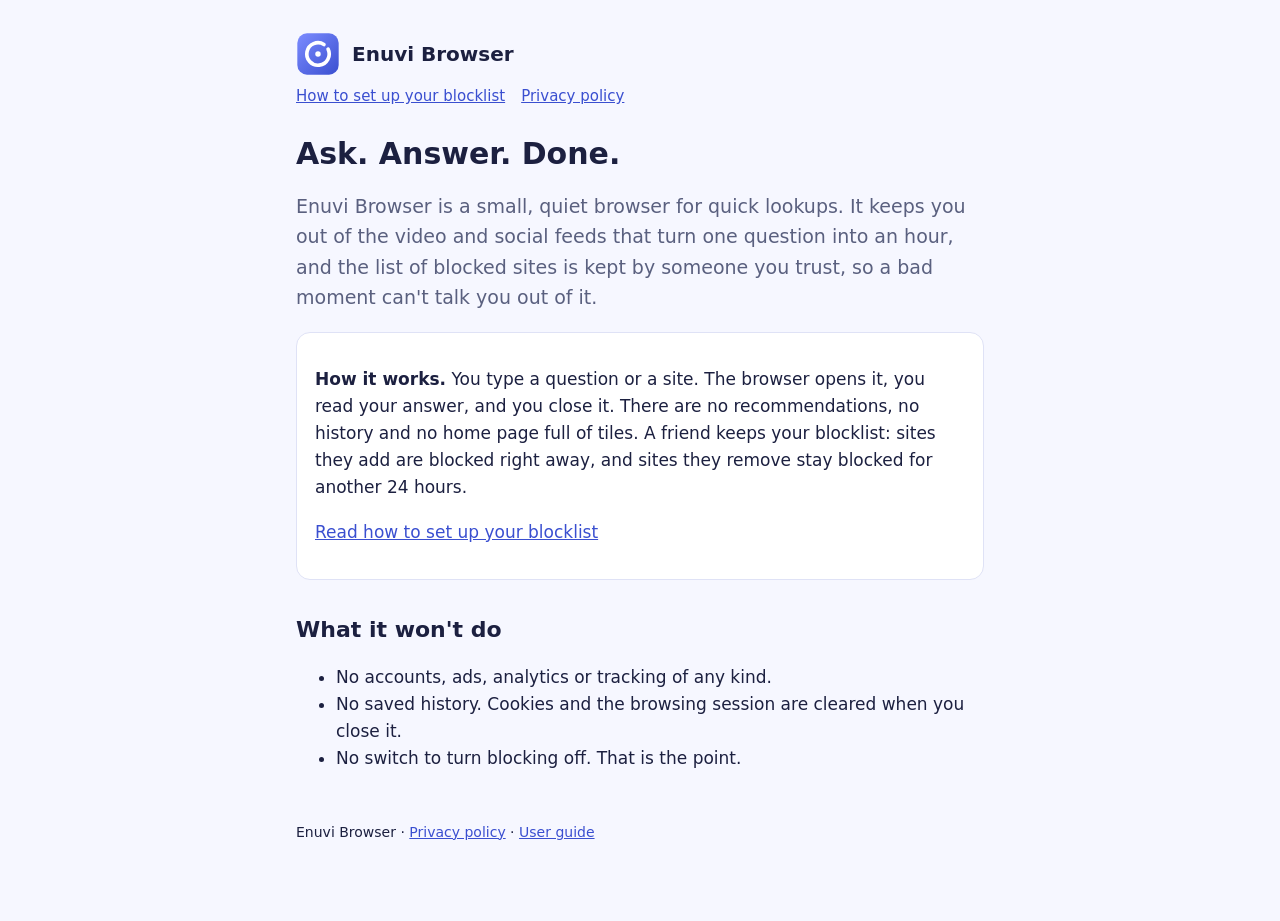
<file: index.html>
<!doctype html>
<html lang="en">
<head>
<meta charset="utf-8">
<meta name="viewport" content="width=device-width, initial-scale=1">
<title>Enuvi Browser</title>
<meta name="description" content="A quiet browser for quick lookups, with a blocklist a friend keeps for you.">
<link rel="stylesheet" href="style.css">
</head>
<body>
<main>
  <header class="site">
    <svg viewBox="0 0 100 100" role="img" aria-label="Enuvi Browser logo">
      <defs><linearGradient id="g" x1="0" y1="0" x2="1" y2="1"><stop offset="0" stop-color="#7C8CFF"/><stop offset="1" stop-color="#3A4FD0"/></linearGradient></defs>
      <rect x="3" y="3" width="94" height="94" rx="22" fill="url(#g)"/>
      <path d="M72.92,38.82A25.5,25.5 0 1 1 63.51,28.37" fill="none" stroke="#fff" stroke-width="8.3" stroke-linecap="round"/>
      <circle cx="50" cy="50" r="6.2" fill="#fff"/>
    </svg>
    <a href="index.html">Enuvi Browser</a>
  </header>
  <nav><a href="guide.html">How to set up your blocklist</a><a href="privacy.html">Privacy policy</a></nav>

  <h1>Ask. Answer. Done.</h1>
  <p class="lead">Enuvi Browser is a small, quiet browser for quick lookups. It keeps you out of the video and social
  feeds that turn one question into an hour, and the list of blocked sites is kept by someone you trust, so a bad moment
  can't talk you out of it.</p>

  <div class="card">
    <p><strong>How it works.</strong> You type a question or a site. The browser opens it, you read your answer, and you
    close it. There are no recommendations, no history and no home page full of tiles. A friend keeps your blocklist: sites
    they add are blocked right away, and sites they remove stay blocked for another 24 hours.</p>
    <p><a href="guide.html">Read how to set up your blocklist</a></p>
  </div>

  <h2>What it won't do</h2>
  <ul>
    <li>No accounts, ads, analytics or tracking of any kind.</li>
    <li>No saved history. Cookies and the browsing session are cleared when you close it.</li>
    <li>No switch to turn blocking off. That is the point.</li>
  </ul>

  <footer>
    <p>Enuvi Browser &middot; <a href="privacy.html">Privacy policy</a> &middot; <a href="guide.html">User guide</a></p>
  </footer>
</main>
</body>
</html>
</file>
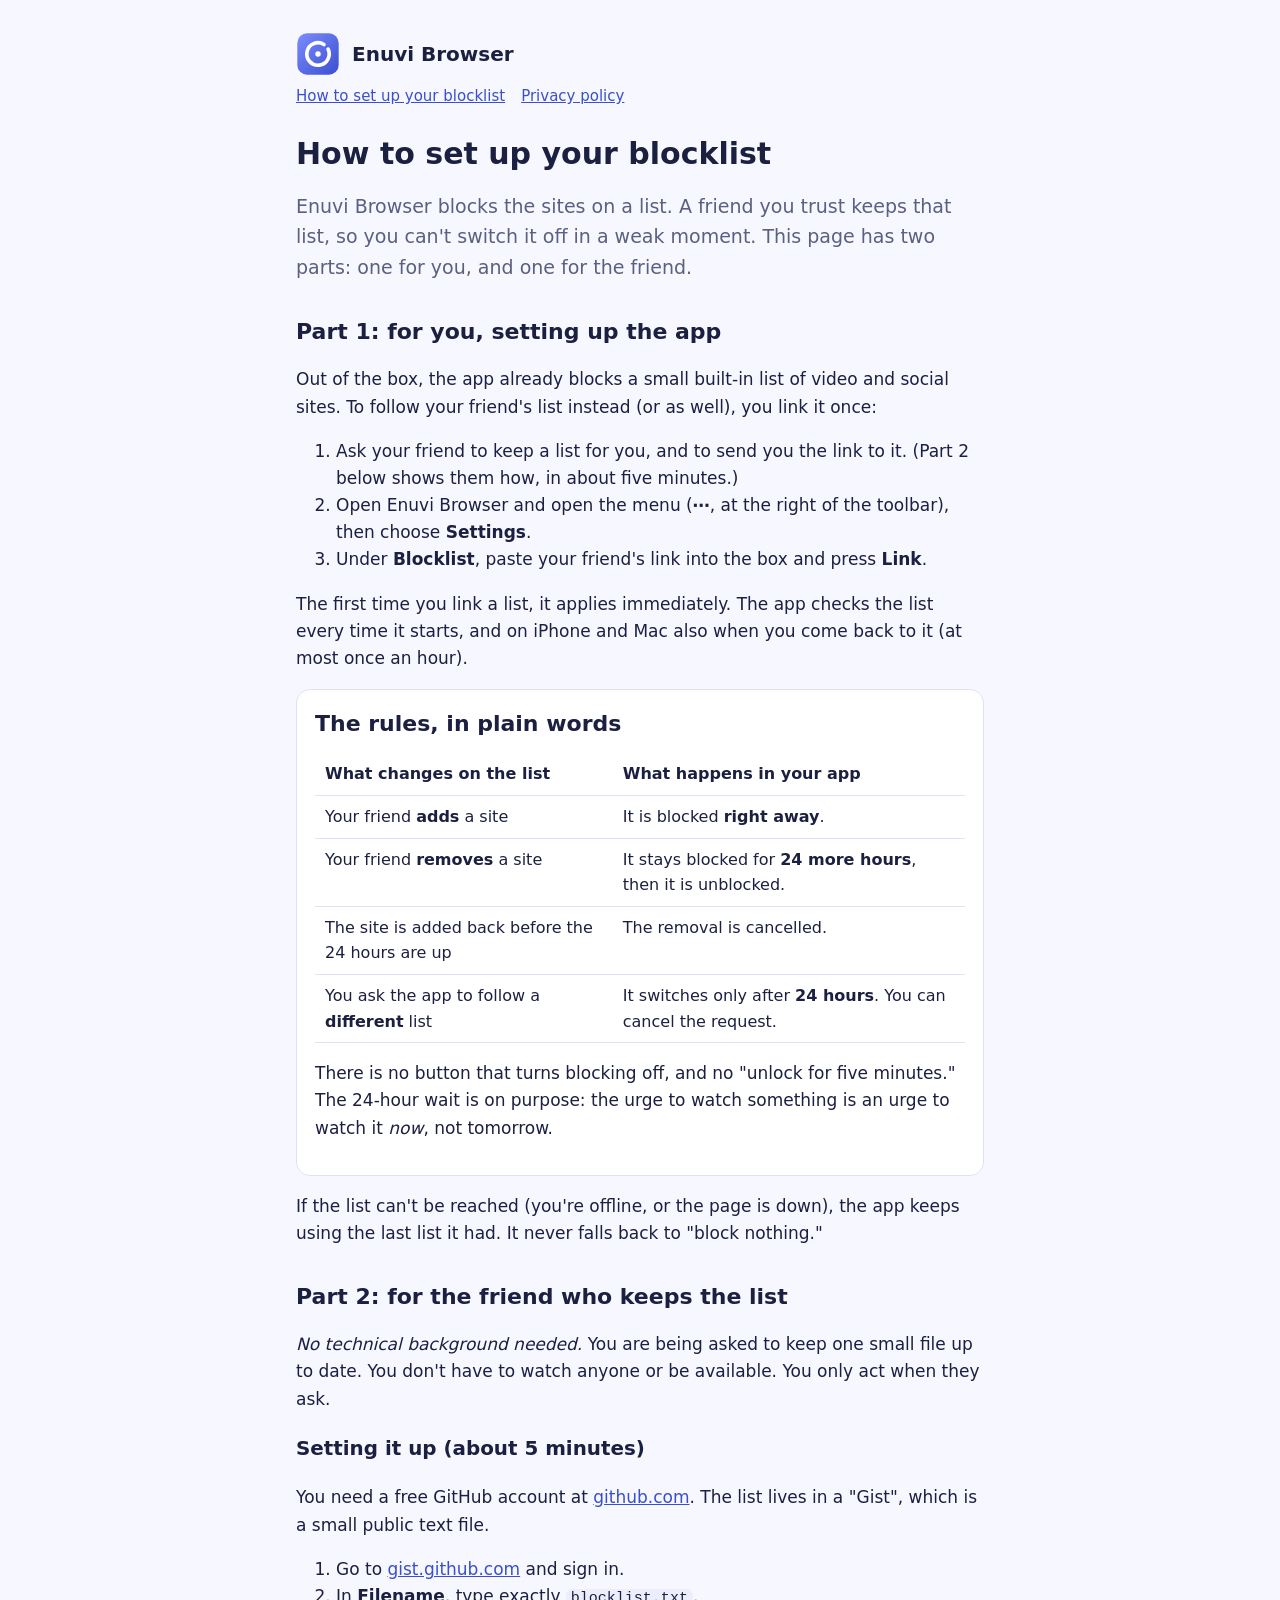
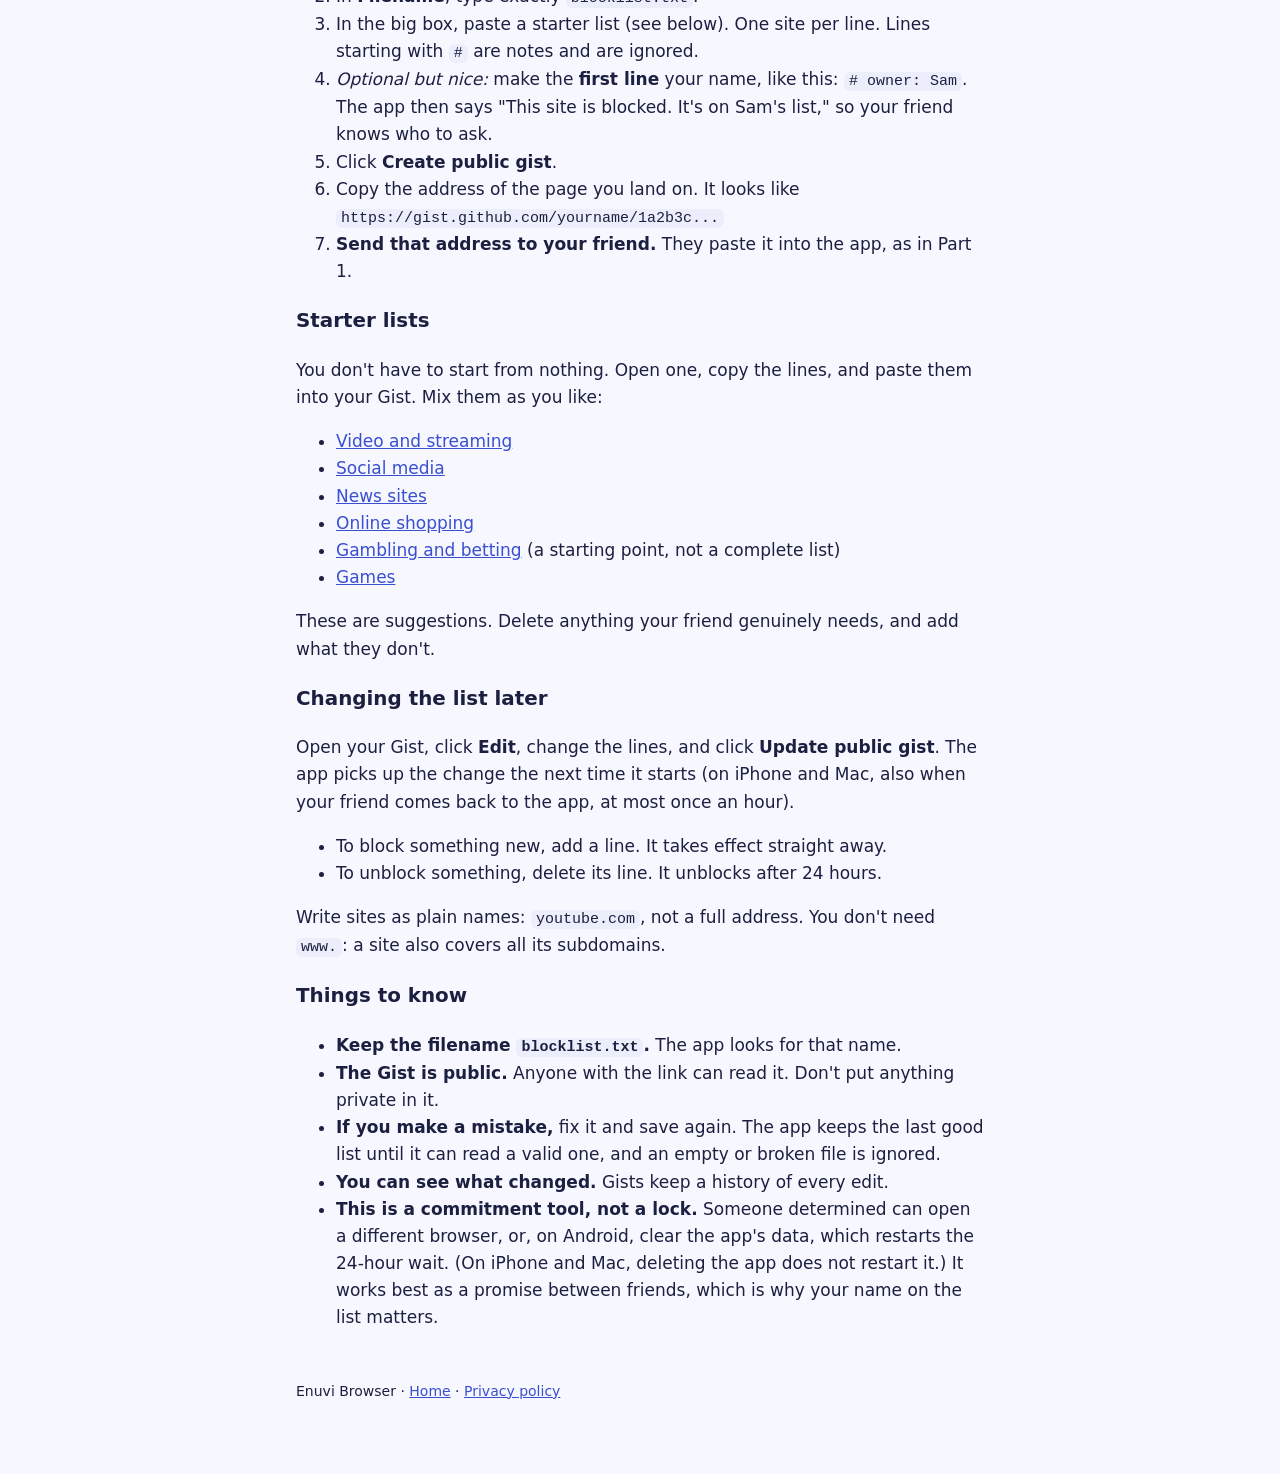
<file: guide.html>
<!doctype html>
<html lang="en">
<head>
<meta charset="utf-8">
<meta name="viewport" content="width=device-width, initial-scale=1">
<title>How to set up your blocklist - Enuvi Browser</title>
<meta name="description" content="How to set up the blocklist in Enuvi Browser: what it is, how a friend keeps it, and how to link it.">
<link rel="stylesheet" href="style.css">
</head>
<body>
<main>
  <header class="site">
    <svg viewBox="0 0 100 100" role="img" aria-label="Enuvi Browser logo">
      <defs><linearGradient id="g" x1="0" y1="0" x2="1" y2="1"><stop offset="0" stop-color="#7C8CFF"/><stop offset="1" stop-color="#3A4FD0"/></linearGradient></defs>
      <rect x="3" y="3" width="94" height="94" rx="22" fill="url(#g)"/>
      <path d="M72.92,38.82A25.5,25.5 0 1 1 63.51,28.37" fill="none" stroke="#fff" stroke-width="8.3" stroke-linecap="round"/>
      <circle cx="50" cy="50" r="6.2" fill="#fff"/>
    </svg>
    <a href="index.html">Enuvi Browser</a>
  </header>
  <nav><a href="guide.html">How to set up your blocklist</a><a href="privacy.html">Privacy policy</a></nav>

  <h1>How to set up your blocklist</h1>
  <p class="lead">Enuvi Browser blocks the sites on a list. A friend you trust keeps that list, so you can't switch it off in a weak moment.
  This page has two parts: one for you, and one for the friend.</p>

  <h2>Part 1: for you, setting up the app</h2>
  <p>Out of the box, the app already blocks a small built-in list of video and social sites. To follow your friend's list instead
  (or as well), you link it once:</p>
  <ol>
    <li>Ask your friend to keep a list for you, and to send you the link to it. (Part 2 below shows them how, in about five minutes.)</li>
    <li>Open Enuvi Browser and open the menu (<strong>&#8943;</strong>, at the right of the toolbar), then choose <strong>Settings</strong>.</li>
    <li>Under <strong>Blocklist</strong>, paste your friend's link into the box and press <strong>Link</strong>.</li>
  </ol>
  <p>The first time you link a list, it applies immediately. The app checks the list every time it starts, and on iPhone and Mac also when you come back to it (at most once an hour).</p>

  <div class="card">
    <h2 style="margin-top:0">The rules, in plain words</h2>
    <table>
      <tr><th>What changes on the list</th><th>What happens in your app</th></tr>
      <tr><td>Your friend <strong>adds</strong> a site</td><td>It is blocked <strong>right away</strong>.</td></tr>
      <tr><td>Your friend <strong>removes</strong> a site</td><td>It stays blocked for <strong>24 more hours</strong>, then it is unblocked.</td></tr>
      <tr><td>The site is added back before the 24 hours are up</td><td>The removal is cancelled.</td></tr>
      <tr><td>You ask the app to follow a <strong>different</strong> list</td><td>It switches only after <strong>24 hours</strong>. You can cancel the request.</td></tr>
    </table>
    <p>There is no button that turns blocking off, and no "unlock for five minutes." The 24-hour wait is on purpose: the urge to
    watch something is an urge to watch it <em>now</em>, not tomorrow.</p>
  </div>

  <p>If the list can't be reached (you're offline, or the page is down), the app keeps using the last list it had. It never falls
  back to "block nothing."</p>

  <h2>Part 2: for the friend who keeps the list</h2>
  <p><em>No technical background needed.</em> You are being asked to keep one small file up to date. You don't have to watch anyone
  or be available. You only act when they ask.</p>

  <h3>Setting it up (about 5 minutes)</h3>
  <p>You need a free GitHub account at <a href="https://github.com">github.com</a>. The list lives in a "Gist", which is a small public text file.</p>
  <ol>
    <li>Go to <a href="https://gist.github.com">gist.github.com</a> and sign in.</li>
    <li>In <strong>Filename</strong>, type exactly <code>blocklist.txt</code>.</li>
    <li>In the big box, paste a starter list (see below). One site per line. Lines starting with <code>#</code> are notes and are ignored.</li>
    <li><em>Optional but nice:</em> make the <strong>first line</strong> your name, like this: <code># owner: Sam</code>. The app then says
    "This site is blocked. It's on Sam's list," so your friend knows who to ask.</li>
    <li>Click <strong>Create public gist</strong>.</li>
    <li>Copy the address of the page you land on. It looks like <code>https://gist.github.com/yourname/1a2b3c...</code></li>
    <li><strong>Send that address to your friend.</strong> They paste it into the app, as in Part 1.</li>
  </ol>

  <h3>Starter lists</h3>
  <p>You don't have to start from nothing. Open one, copy the lines, and paste them into your Gist. Mix them as you like:</p>
  <ul>
    <li><a href="starter-lists/video.txt">Video and streaming</a></li>
    <li><a href="starter-lists/social.txt">Social media</a></li>
    <li><a href="starter-lists/news.txt">News sites</a></li>
    <li><a href="starter-lists/shopping.txt">Online shopping</a></li>
    <li><a href="starter-lists/gambling.txt">Gambling and betting</a> (a starting point, not a complete list)</li>
    <li><a href="starter-lists/games.txt">Games</a></li>
  </ul>
  <p>These are suggestions. Delete anything your friend genuinely needs, and add what they don't.</p>

  <h3>Changing the list later</h3>
  <p>Open your Gist, click <strong>Edit</strong>, change the lines, and click <strong>Update public gist</strong>. The app picks up the change the next time it starts (on iPhone and Mac, also when your friend comes back to the app, at most once an hour).</p>
  <ul>
    <li>To block something new, add a line. It takes effect straight away.</li>
    <li>To unblock something, delete its line. It unblocks after 24 hours.</li>
  </ul>
  <p>Write sites as plain names: <code>youtube.com</code>, not a full address. You don't need <code>www.</code>: a site also covers all its subdomains.</p>

  <h3>Things to know</h3>
  <ul>
    <li><strong>Keep the filename <code>blocklist.txt</code>.</strong> The app looks for that name.</li>
    <li><strong>The Gist is public.</strong> Anyone with the link can read it. Don't put anything private in it.</li>
    <li><strong>If you make a mistake,</strong> fix it and save again. The app keeps the last good list until it can read a valid one, and an empty or broken file is ignored.</li>
    <li><strong>You can see what changed.</strong> Gists keep a history of every edit.</li>
    <li><strong>This is a commitment tool, not a lock.</strong> Someone determined can open a different browser, or, on Android, clear the app's data, which restarts the 24-hour wait. (On iPhone and Mac, deleting the app does not restart it.) It works best as a promise between friends, which is why your name on the list matters.</li>
  </ul>

  <footer>
    <p>Enuvi Browser &middot; <a href="index.html">Home</a> &middot; <a href="privacy.html">Privacy policy</a></p>
  </footer>
</main>
</body>
</html>
</file>
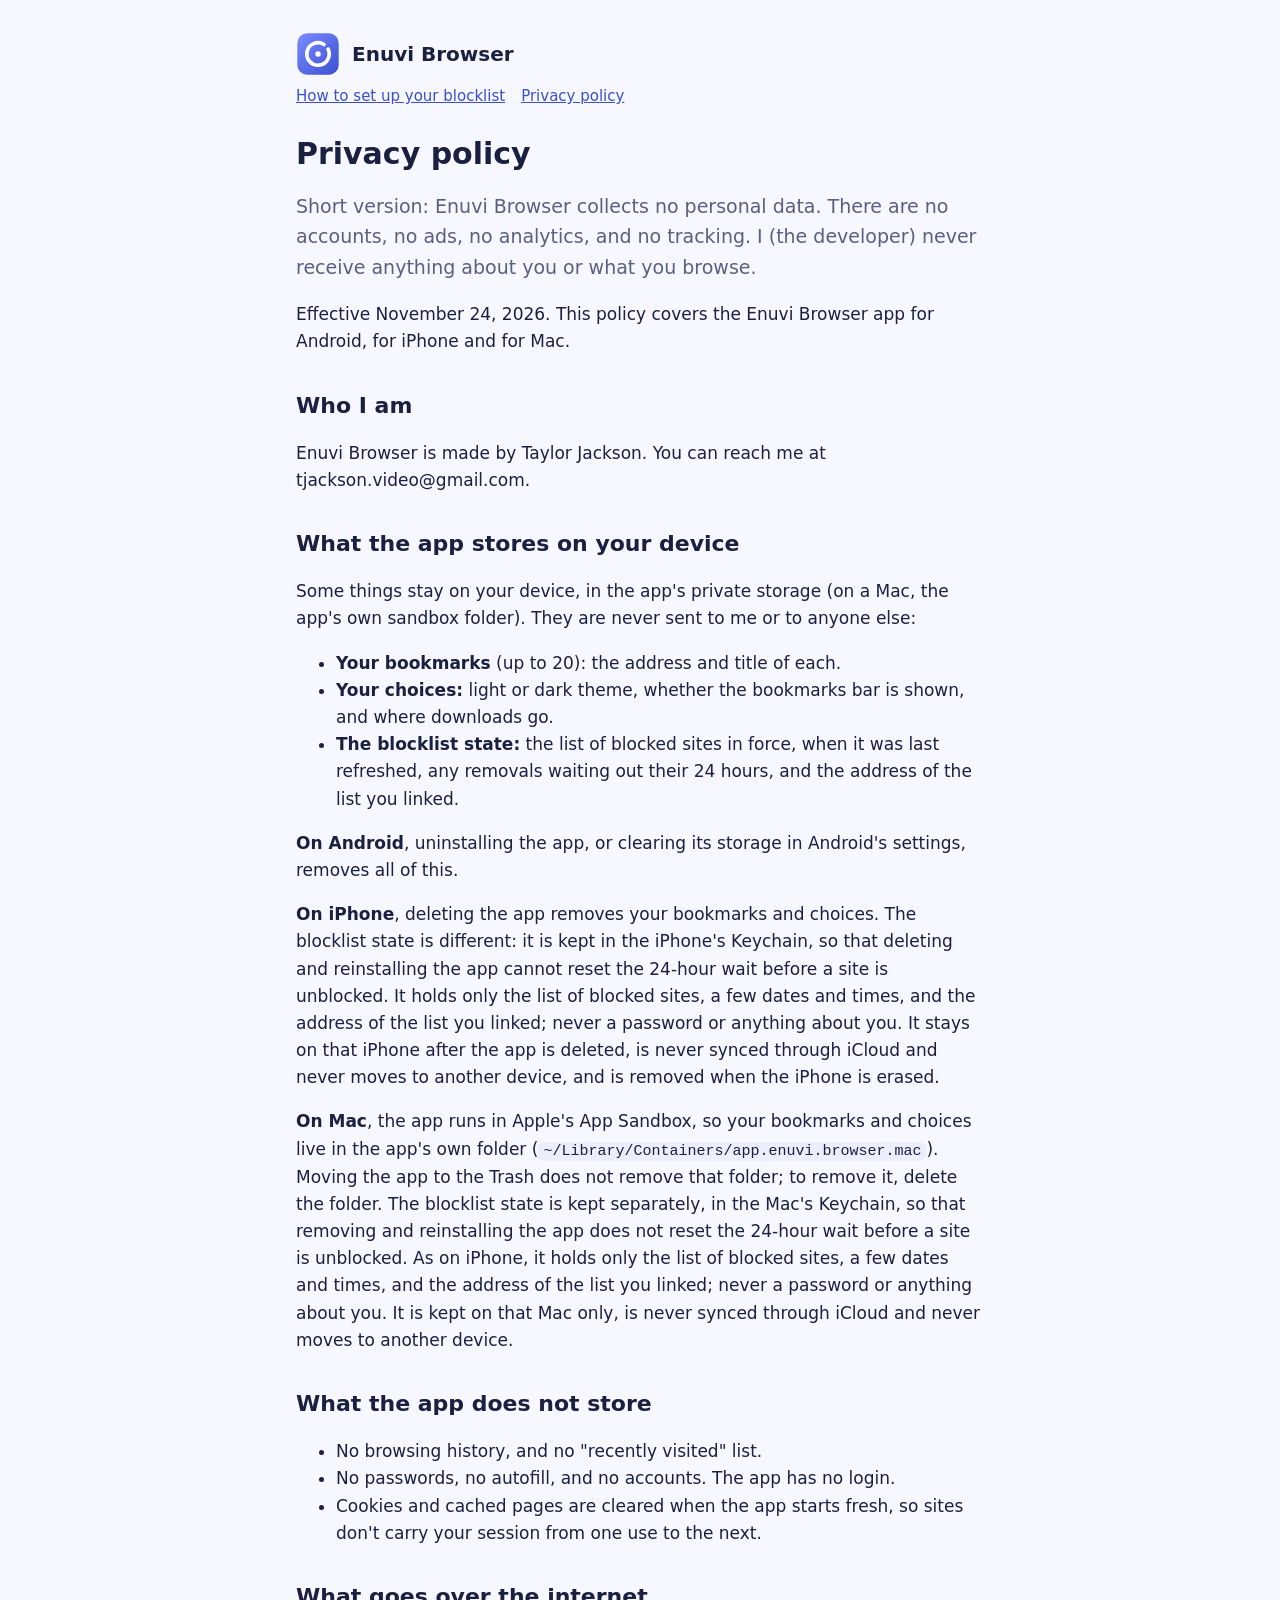
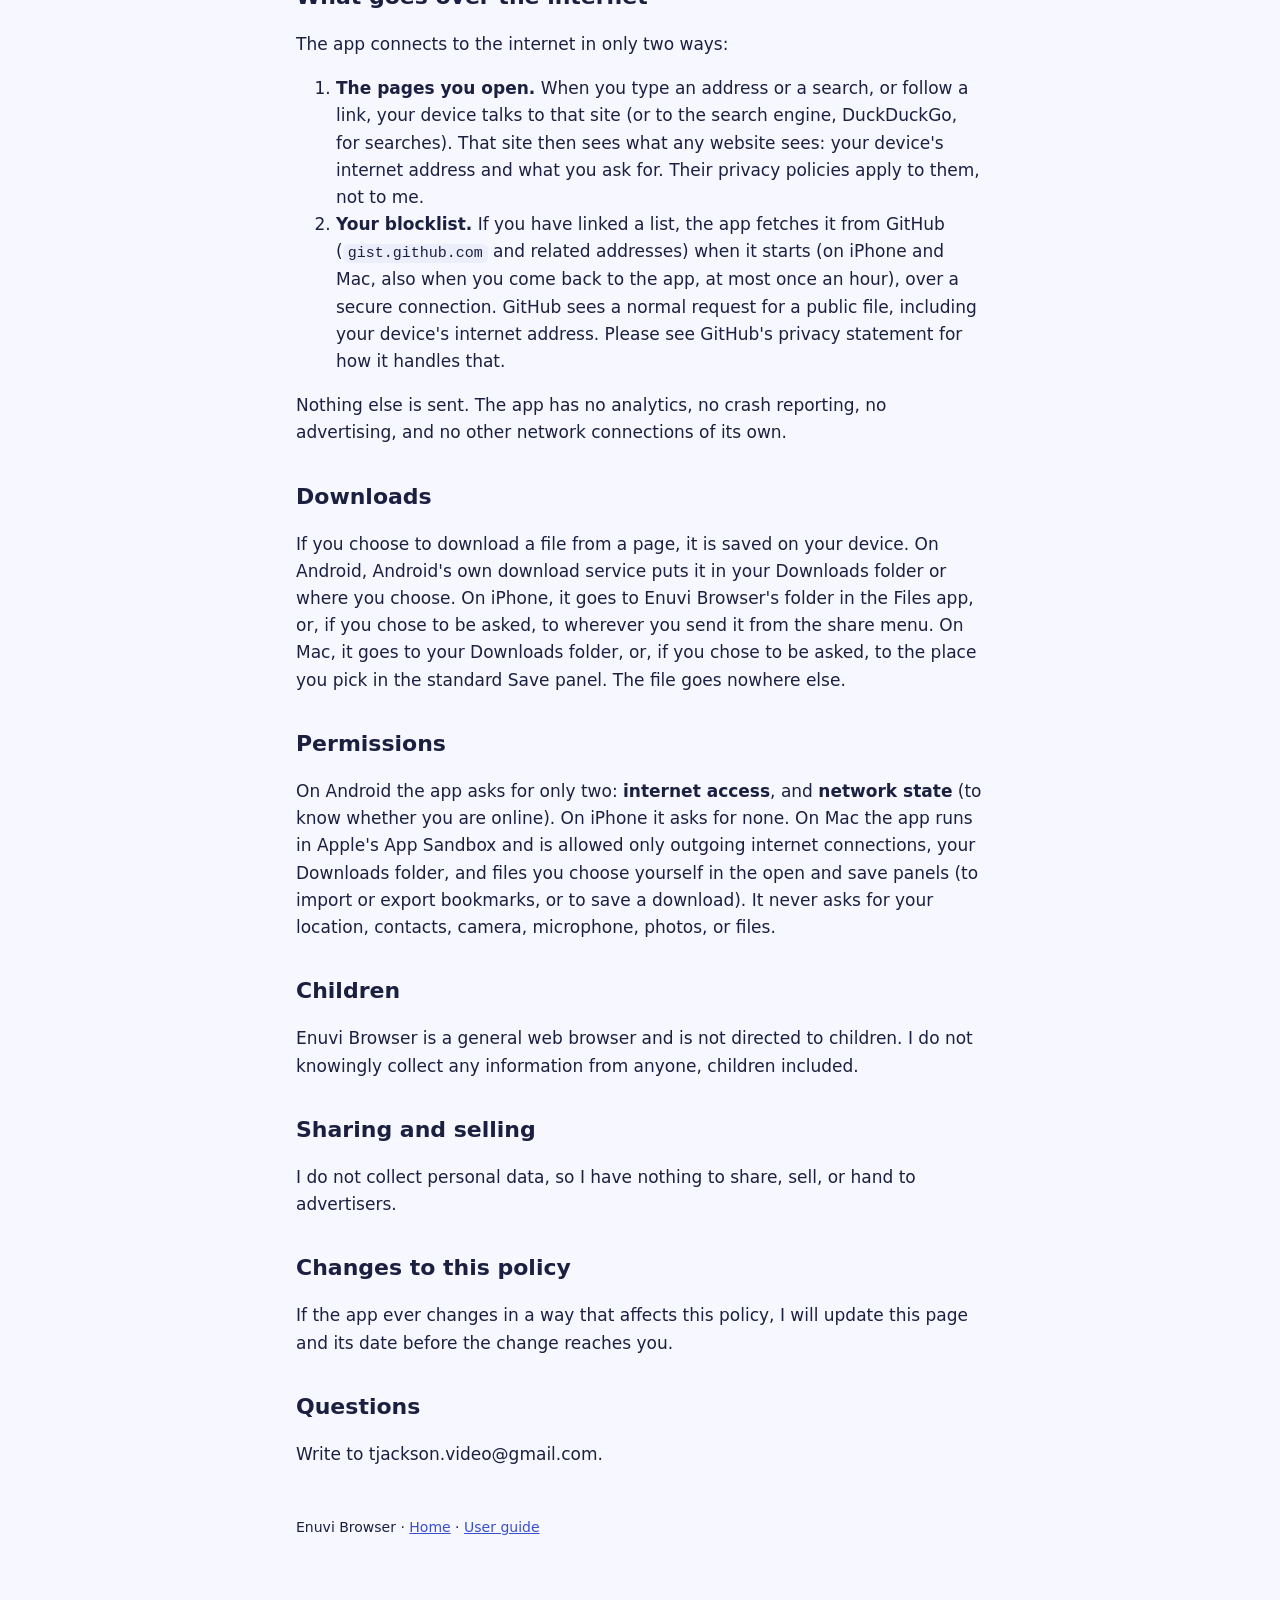
<file: privacy.html>
<!doctype html>
<html lang="en">
<head>
<meta charset="utf-8">
<meta name="viewport" content="width=device-width, initial-scale=1">
<title>Privacy policy - Enuvi Browser</title>
<meta name="description" content="Enuvi Browser's privacy policy: the app collects no personal data.">
<link rel="stylesheet" href="style.css">
</head>
<body>
<main>
  <header class="site">
    <svg viewBox="0 0 100 100" role="img" aria-label="Enuvi Browser logo">
      <defs><linearGradient id="g" x1="0" y1="0" x2="1" y2="1"><stop offset="0" stop-color="#7C8CFF"/><stop offset="1" stop-color="#3A4FD0"/></linearGradient></defs>
      <rect x="3" y="3" width="94" height="94" rx="22" fill="url(#g)"/>
      <path d="M72.92,38.82A25.5,25.5 0 1 1 63.51,28.37" fill="none" stroke="#fff" stroke-width="8.3" stroke-linecap="round"/>
      <circle cx="50" cy="50" r="6.2" fill="#fff"/>
    </svg>
    <a href="index.html">Enuvi Browser</a>
  </header>
  <nav><a href="guide.html">How to set up your blocklist</a><a href="privacy.html">Privacy policy</a></nav>

  <h1>Privacy policy</h1>
  <p class="lead">Short version: Enuvi Browser collects no personal data. There are no accounts, no ads, no analytics, and no
  tracking. I (the developer) never receive anything about you or what you browse.</p>
  <p>Effective November 24, 2026. This policy covers the Enuvi Browser app for Android, for iPhone and for Mac.</p>

  <h2>Who I am</h2>
  <p>Enuvi Browser is made by Taylor Jackson. You can reach me at tjackson.video@gmail.com.</p>

  <h2>What the app stores on your device</h2>
  <p>Some things stay on your device, in the app's private storage (on a Mac, the app's own sandbox folder). They are never sent to me or to anyone else:</p>
  <ul>
    <li><strong>Your bookmarks</strong> (up to 20): the address and title of each.</li>
    <li><strong>Your choices:</strong> light or dark theme, whether the bookmarks bar is shown, and where downloads go.</li>
    <li><strong>The blocklist state:</strong> the list of blocked sites in force, when it was last refreshed, any removals waiting out their 24 hours, and the address of the list you linked.</li>
  </ul>
  <p><strong>On Android</strong>, uninstalling the app, or clearing its storage in Android's settings, removes all of this.</p>
  <p><strong>On iPhone</strong>, deleting the app removes your bookmarks and choices. The blocklist state is different: it is
  kept in the iPhone's Keychain, so that deleting and reinstalling the app cannot reset the 24-hour wait before a site is
  unblocked. It holds only the list of blocked sites, a few dates and times, and the address of the list you linked; never a
  password or anything about you. It stays on that iPhone after the app is deleted, is never synced through iCloud and never
  moves to another device, and is removed when the iPhone is erased.</p>
  <p><strong>On Mac</strong>, the app runs in Apple's App Sandbox, so your bookmarks and choices live in the app's own folder
  (<code>~/Library/Containers/app.enuvi.browser.mac</code>). Moving the app to the Trash does not remove that folder; to remove
  it, delete the folder. The blocklist state is kept separately, in the Mac's Keychain, so that removing and reinstalling the
  app does not reset the 24-hour wait before a site is unblocked. As on iPhone, it holds only the list of blocked
  sites, a few dates and times, and the address of the list you linked; never a password or anything about you. It is kept on
  that Mac only, is never synced through iCloud and never moves to another device.</p>

  <h2>What the app does not store</h2>
  <ul>
    <li>No browsing history, and no "recently visited" list.</li>
    <li>No passwords, no autofill, and no accounts. The app has no login.</li>
    <li>Cookies and cached pages are cleared when the app starts fresh, so sites don't carry your session from one use to the next.</li>
  </ul>

  <h2>What goes over the internet</h2>
  <p>The app connects to the internet in only two ways:</p>
  <ol>
    <li><strong>The pages you open.</strong> When you type an address or a search, or follow a link, your device talks to that site (or to the search engine, DuckDuckGo, for searches). That site then sees what any website sees: your device's internet address and what you ask for. Their privacy policies apply to them, not to me.</li>
    <li><strong>Your blocklist.</strong> If you have linked a list, the app fetches it from GitHub (<code>gist.github.com</code> and related addresses) when it starts (on iPhone and Mac, also when you come back to the app, at most once an hour), over a secure connection. GitHub sees a normal request for a public file, including your device's internet address. Please see GitHub's privacy statement for how it handles that.</li>
  </ol>
  <p>Nothing else is sent. The app has no analytics, no crash reporting, no advertising, and no other network connections of its own.</p>

  <h2>Downloads</h2>
  <p>If you choose to download a file from a page, it is saved on your device. On Android, Android's own download service puts it in your Downloads folder or where you choose. On iPhone, it goes to Enuvi Browser's folder in the Files app, or, if you chose to be asked, to wherever you send it from the share menu. On Mac, it goes to your Downloads folder, or, if you chose to be asked, to the place you pick in the standard Save panel. The file goes nowhere else.</p>

  <h2>Permissions</h2>
  <p>On Android the app asks for only two: <strong>internet access</strong>, and <strong>network state</strong> (to know whether you are online). On iPhone it asks for none. On Mac the app runs in Apple's App Sandbox and is allowed only outgoing internet connections, your Downloads folder, and files you choose yourself in the open and save panels (to import or export bookmarks, or to save a download). It never asks for your location, contacts, camera, microphone, photos, or files.</p>

  <h2>Children</h2>
  <p>Enuvi Browser is a general web browser and is not directed to children. I do not knowingly collect any information from anyone, children included.</p>

  <h2>Sharing and selling</h2>
  <p>I do not collect personal data, so I have nothing to share, sell, or hand to advertisers.</p>

  <h2>Changes to this policy</h2>
  <p>If the app ever changes in a way that affects this policy, I will update this page and its date before the change reaches you.</p>

  <h2>Questions</h2>
  <p>Write to tjackson.video@gmail.com.</p>

  <footer>
    <p>Enuvi Browser &middot; <a href="index.html">Home</a> &middot; <a href="guide.html">User guide</a></p>
  </footer>
</main>
</body>
</html>
</file>
<file: style.css>
/* Enuvi Browser's website: three plain pages. Colors come from the app icon (#7C8CFF to #3A4FD0). */
:root {
  --bg: #f6f7ff;
  --card: #ffffff;
  --text: #1c2040;
  --muted: #5a607f;
  --accent: #3a4fd0;
  --line: #dfe2f6;
  --code: #eceefc;
}
@media (prefers-color-scheme: dark) {
  :root {
    --bg: #11132b;
    --card: #1a1d3b;
    --text: #e8eaff;
    --muted: #a3a9d3;
    --accent: #8b99ff;
    --line: #2b2f57;
    --code: #232650;
  }
}
* { box-sizing: border-box; }
body {
  margin: 0;
  background: var(--bg);
  color: var(--text);
  font: 17px/1.6 system-ui, -apple-system, "Segoe UI", Roboto, sans-serif;
}
main { max-width: 720px; margin: 0 auto; padding: 32px 16px 64px; }
header.site { display: flex; align-items: center; gap: 12px; margin-bottom: 8px; }
header.site svg { width: 44px; height: 44px; flex: none; }
header.site a { color: var(--text); font-weight: 650; font-size: 20px; text-decoration: none; }
nav { margin: 0 0 28px; color: var(--muted); font-size: 15px; }
nav a { margin-right: 16px; }
h1 { font-size: 30px; line-height: 1.2; margin: 24px 0 8px; }
h2 { font-size: 22px; margin: 32px 0 8px; }
p, li { color: var(--text); }
.lead { color: var(--muted); font-size: 19px; }
a { color: var(--accent); }
.card { background: var(--card); border: 1px solid var(--line); border-radius: 14px; padding: 16px 18px; margin: 16px 0; }
table { width: 100%; border-collapse: collapse; margin: 12px 0; font-size: 16px; }
th, td { text-align: left; padding: 8px 10px; border-bottom: 1px solid var(--line); vertical-align: top; }
code, pre { background: var(--code); border-radius: 6px; font-family: ui-monospace, Consolas, monospace; font-size: 15px; }
code { padding: 1px 5px; }
pre { padding: 12px 14px; overflow-x: auto; }
footer { margin-top: 48px; color: var(--muted); font-size: 14px; }
.todo { background: #fff3cd; color: #5c4400; padding: 0 4px; border-radius: 4px; }
</file>
